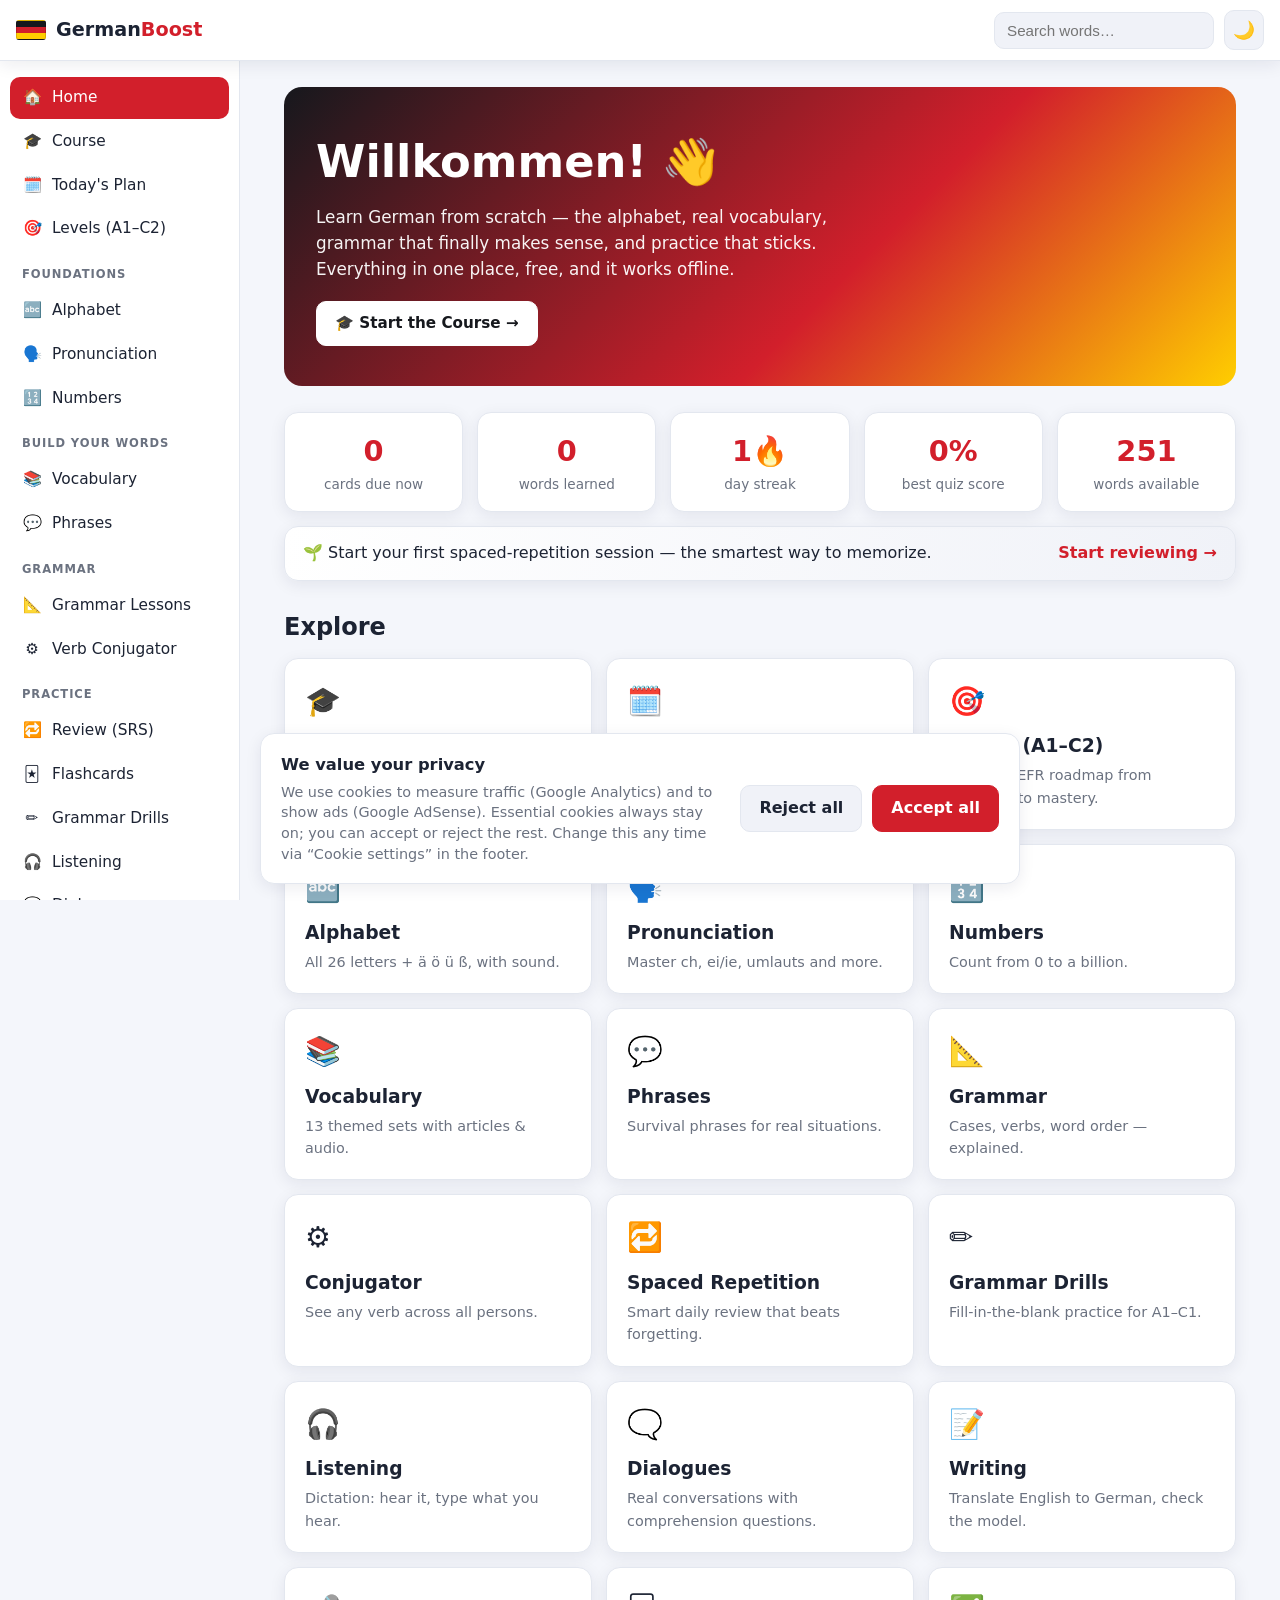
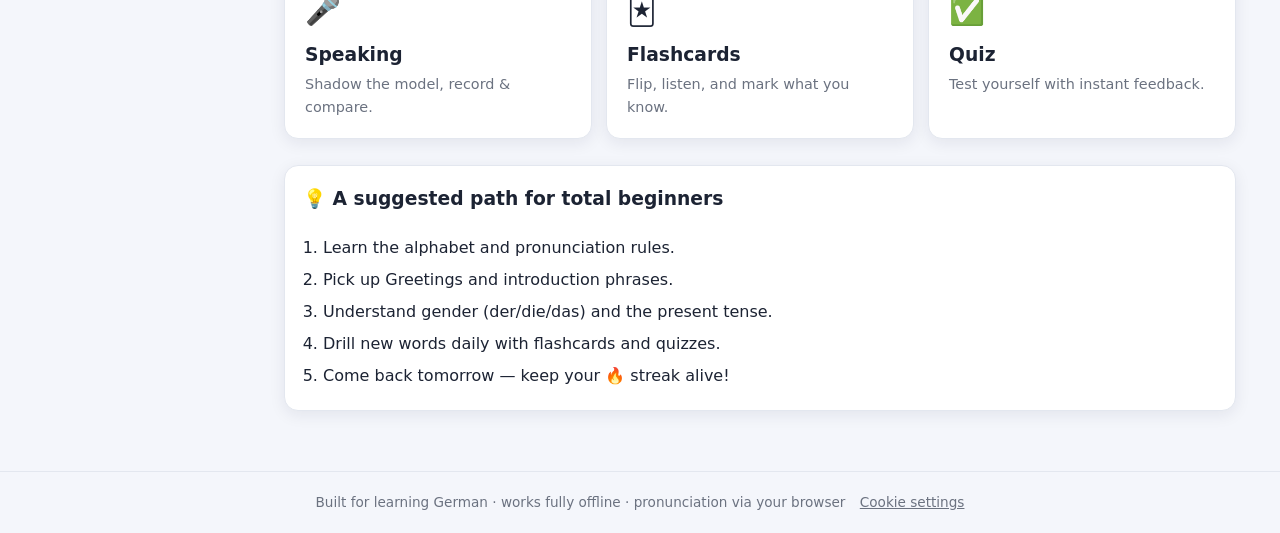
<file: index.html>
<!DOCTYPE html>
<html lang="en">
<head>
  <meta charset="UTF-8" />
  <meta name="viewport" content="width=device-width, initial-scale=1.0" />
  <title>GermanBoost — Learn German Free Online (A1–C2)</title>
  <meta name="description" content="Learn German free with GermanBoost: alphabet, pronunciation, 250+ vocabulary words, 23 grammar lessons, spaced-repetition flashcards, listening, writing, speaking and quizzes across CEFR levels A1 to C2. Works offline." />
  <meta name="keywords" content="learn German, German for beginners, German A1 A2 B1 B2 C1 C2, German vocabulary, German grammar, German flashcards, spaced repetition German, free German course" />
  <meta name="robots" content="index, follow" />
  <link rel="canonical" href="https://germanboost.xyz/" />

  <!-- Open Graph / social -->
  <meta property="og:type" content="website" />
  <meta property="og:site_name" content="GermanBoost" />
  <meta property="og:title" content="GermanBoost — Learn German Free Online (A1–C2)" />
  <meta property="og:description" content="A complete, free German course: vocabulary, grammar, spaced-repetition review, listening, writing and speaking practice from A1 to C2. Works offline." />
  <meta property="og:url" content="https://germanboost.xyz/" />
  <meta property="og:image" content="https://germanboost.xyz/og-image.png" />
  <meta property="og:image:width" content="1200" />
  <meta property="og:image:height" content="630" />
  <meta property="og:locale" content="en_US" />
  <meta name="twitter:card" content="summary_large_image" />
  <meta name="twitter:title" content="GermanBoost — Learn German Free Online (A1–C2)" />
  <meta name="twitter:description" content="A complete, free German course from A1 to C2 — vocabulary, grammar, spaced repetition, listening, writing & speaking. Works offline." />
  <meta name="twitter:image" content="https://germanboost.xyz/og-image.png" />

  <!-- Structured data -->
  <script type="application/ld+json">
  {
    "@context": "https://schema.org",
    "@graph": [
      {
        "@type": "WebSite",
        "name": "GermanBoost",
        "url": "https://germanboost.xyz/",
        "description": "Free online German course covering CEFR levels A1 to C2.",
        "inLanguage": "en"
      },
      {
        "@type": "Course",
        "name": "GermanBoost — Learn German (A1–C2)",
        "description": "A complete, free German course: alphabet, pronunciation, vocabulary, grammar, and practice modes (spaced repetition, flashcards, drills, listening, writing, speaking, quizzes) across CEFR levels A1–C2.",
        "url": "https://germanboost.xyz/",
        "inLanguage": "de",
        "teaches": "German language",
        "isAccessibleForFree": true,
        "provider": { "@type": "Organization", "name": "GermanBoost", "url": "https://germanboost.xyz/" }
      }
    ]
  }
  </script>

  <!-- Google tag (gtag.js) -->
  <script async src="https://www.googletagmanager.com/gtag/js?id=G-RCS1K1WJW6"></script>
  <script>
    window.dataLayer = window.dataLayer || [];
    function gtag(){dataLayer.push(arguments);}
    gtag('js', new Date());

    // Google Consent Mode v2 — default everything to "denied" until the visitor
    // chooses (required for GA4 + AdSense under UK/EU GDPR). Remembers prior choice.
    (function () {
      var choice = null;
      try { choice = localStorage.getItem('dl_consent'); } catch (e) {}
      var g = choice === 'granted' ? 'granted' : 'denied';
      gtag('consent', 'default', {
        ad_storage: g,
        ad_user_data: g,
        ad_personalization: g,
        analytics_storage: g,
        functionality_storage: 'granted',
        security_storage: 'granted',
        wait_for_update: 500
      });
    })();

    gtag('config', 'G-RCS1K1WJW6');
  </script>

  <!-- Google AdSense -->
  <script async src="https://pagead2.googlesyndication.com/pagead/js/adsbygoogle.js?client=ca-pub-8747979755893623"
     crossorigin="anonymous"></script>

  <link rel="stylesheet" href="css/styles.css" />
  <link rel="icon" href="data:image/svg+xml,<svg xmlns='http://www.w3.org/2000/svg' viewBox='0 0 100 100'><text y='.9em' font-size='90'>🇩🇪</text></svg>" />
  <link rel="manifest" href="manifest.json" />
  <link rel="apple-touch-icon" href="icons/icon-192.png" />
  <meta name="theme-color" content="#d21f2b" />
  <meta name="mobile-web-app-capable" content="yes" />
  <meta name="apple-mobile-web-app-capable" content="yes" />
  <meta name="apple-mobile-web-app-title" content="GermanBoost" />
</head>
<body>
  <header class="topbar">
    <button id="menuToggle" class="menu-toggle" aria-label="Toggle menu">☰</button>
    <a href="#/home" class="brand">
      <span class="flag" aria-hidden="true"></span>
      <span>German<strong>Boost</strong></span>
    </a>
    <div class="topbar-right">
      <div class="search-wrap">
        <input id="globalSearch" type="search" placeholder="Search words…" autocomplete="off" />
        <div id="searchResults" class="search-results" hidden></div>
      </div>
      <button id="themeToggle" class="icon-btn" aria-label="Toggle dark mode" title="Toggle theme">🌙</button>
    </div>
  </header>

  <div class="layout">
    <nav id="sidebar" class="sidebar">
      <a href="#/home" data-route="home"><span class="ic">🏠</span> Home</a>
      <a href="#/course" data-route="course"><span class="ic">🎓</span> Course</a>
      <a href="#/today" data-route="today"><span class="ic">🗓️</span> Today's Plan</a>
      <a href="#/levels" data-route="levels"><span class="ic">🎯</span> Levels (A1–C2)</a>
      <div class="nav-group">Foundations</div>
      <a href="#/alphabet" data-route="alphabet"><span class="ic">🔤</span> Alphabet</a>
      <a href="#/pronunciation" data-route="pronunciation"><span class="ic">🗣️</span> Pronunciation</a>
      <a href="#/numbers" data-route="numbers"><span class="ic">🔢</span> Numbers</a>
      <div class="nav-group">Build Your Words</div>
      <a href="#/vocab" data-route="vocab"><span class="ic">📚</span> Vocabulary</a>
      <a href="#/phrases" data-route="phrases"><span class="ic">💬</span> Phrases</a>
      <div class="nav-group">Grammar</div>
      <a href="#/grammar" data-route="grammar"><span class="ic">📐</span> Grammar Lessons</a>
      <a href="#/conjugator" data-route="conjugator"><span class="ic">⚙️</span> Verb Conjugator</a>
      <div class="nav-group">Practice</div>
      <a href="#/review" data-route="review"><span class="ic">🔁</span> Review (SRS)</a>
      <a href="#/flashcards" data-route="flashcards"><span class="ic">🃏</span> Flashcards</a>
      <a href="#/drills" data-route="drills"><span class="ic">✏️</span> Grammar Drills</a>
      <a href="#/listening" data-route="listening"><span class="ic">🎧</span> Listening</a>
      <a href="#/dialogues" data-route="dialogues"><span class="ic">🗨️</span> Dialogues</a>
      <a href="#/writing" data-route="writing"><span class="ic">📝</span> Writing</a>
      <a href="#/speaking" data-route="speaking"><span class="ic">🎤</span> Speaking</a>
      <a href="#/quiz" data-route="quiz"><span class="ic">✅</span> Quiz</a>
      <div class="nav-group">You</div>
      <a href="#/progress" data-route="progress"><span class="ic">📈</span> Progress</a>
    </nav>
    <div id="backdrop" class="backdrop" hidden></div>

    <main id="view" class="view">
      <noscript>
        <h1>GermanBoost — Learn German Free Online (A1–C2)</h1>
        <p>GermanBoost is a complete, free German course covering CEFR levels A1 to C2.
        It includes the alphabet, pronunciation, numbers, 250+ vocabulary words, 23 grammar
        lessons, common phrases, a verb conjugator, and practice modes: spaced-repetition
        review, flashcards, grammar drills, listening dictation, dialogues, writing, speaking,
        and quizzes. It works offline and installs as an app.</p>
        <p>Please enable JavaScript to use the interactive lessons.</p>
      </noscript>
    </main>
  </div>

  <footer class="footer">
    <span>Built for learning German · works fully offline · pronunciation via your browser</span>
    <button type="button" id="cookieSettings" class="link-btn">Cookie settings</button>
  </footer>

  <div id="consentBanner" class="consent" role="dialog" aria-label="Cookie consent" aria-live="polite" hidden>
    <div class="consent-inner">
      <div class="consent-text">
        <strong>We value your privacy</strong>
        <p>We use cookies to measure traffic (Google Analytics) and to show ads (Google AdSense).
        Essential cookies always stay on; you can accept or reject the rest. Change this any time via
        “Cookie settings” in the footer.</p>
      </div>
      <div class="consent-actions">
        <button type="button" id="consentReject" class="btn-consent ghost">Reject all</button>
        <button type="button" id="consentAccept" class="btn-consent primary">Accept all</button>
      </div>
    </div>
  </div>

  <script src="js/data.js"></script>
  <script src="js/course.js"></script>
  <script src="js/app.js"></script>
  <script>
    if ("serviceWorker" in navigator) {
      window.addEventListener("load", function () {
        navigator.serviceWorker.register("sw.js").catch(function () {});
      });
    }
  </script>
  <script>
    // Cookie consent banner, wired to Google Consent Mode v2.
    (function () {
      var KEY = "dl_consent";
      var banner = document.getElementById("consentBanner");
      function stored() { try { return localStorage.getItem(KEY); } catch (e) { return null; } }
      function save(v) { try { localStorage.setItem(KEY, v); } catch (e) {} }
      function apply(granted) {
        if (typeof gtag !== "function") return;
        gtag("consent", "update", {
          ad_storage: granted ? "granted" : "denied",
          ad_user_data: granted ? "granted" : "denied",
          ad_personalization: granted ? "granted" : "denied",
          analytics_storage: granted ? "granted" : "denied"
        });
      }
      function choose(granted) { save(granted ? "granted" : "denied"); apply(granted); banner.hidden = true; }
      document.getElementById("consentAccept").addEventListener("click", function () { choose(true); });
      document.getElementById("consentReject").addEventListener("click", function () { choose(false); });
      document.getElementById("cookieSettings").addEventListener("click", function () { banner.hidden = false; });
      var prior = stored();
      if (!prior) banner.hidden = false;      // first visit → ask
      else apply(prior === "granted");        // re-affirm saved choice this session
    })();
  </script>
  <script>
    // GA4 SPA route tracking. The initial pageview is sent by gtag('config', …);
    // this adds a page_view each time the hash route changes (#/vocab, #/course, …),
    // which gtag does not track automatically on a hash-router SPA.
    window.addEventListener("hashchange", function () {
      if (typeof gtag !== "function") return;
      gtag("event", "page_view", {
        page_title: document.title,
        page_location: location.href,
        page_path: location.pathname + location.search + location.hash
      });
    });
  </script>
</body>
</html>
</file>
<file: css/styles.css>
/* ============================================================
   GermanBoost — styles
   ============================================================ */
:root {
  --bg: #f4f6fb;
  --surface: #ffffff;
  --surface-2: #f0f2f8;
  --text: #1c2333;
  --muted: #6b7280;
  --border: #e3e7ef;
  --primary: #d21f2b;      /* German red */
  --primary-dark: #a5121c;
  --gold: #ffce00;         /* German gold */
  --ink: #16181d;          /* German black */
  --accent: #2563eb;
  --good: #16a34a;
  --bad: #dc2626;
  --shadow: 0 4px 16px rgba(20, 30, 60, 0.08);
  --radius: 14px;
}
:root { color-scheme: light; }
:root[data-theme="dark"] {
  --bg: #0f1218;
  --surface: #171b24;
  --surface-2: #1f2530;
  --text: #e8ebf2;
  --muted: #9aa3b2;
  --border: #2a3140;
  --shadow: 0 4px 20px rgba(0, 0, 0, 0.45);
  color-scheme: dark;
}
:root[data-theme="dark"] .card,
:root[data-theme="dark"] .tile,
:root[data-theme="dark"] .stat { border-color: #2f3746; }
:root[data-theme="dark"] .hero { box-shadow: 0 8px 30px rgba(0, 0, 0, 0.5); }
::selection { background: var(--primary); color: #fff; }

* { box-sizing: border-box; }
[hidden] { display: none !important; }
html, body { margin: 0; padding: 0; }
body {
  font-family: system-ui, -apple-system, "Segoe UI", Roboto, sans-serif;
  background: var(--bg);
  color: var(--text);
  line-height: 1.55;
  -webkit-font-smoothing: antialiased;
}
a { color: inherit; text-decoration: none; }

/* ---------- Top bar ---------- */
.topbar {
  position: sticky; top: 0; z-index: 40;
  display: flex; align-items: center; gap: 14px;
  padding: 10px 16px;
  background: var(--surface);
  border-bottom: 1px solid var(--border);
  box-shadow: var(--shadow);
}
.brand { display: flex; align-items: center; gap: 10px; font-size: 1.2rem; font-weight: 600; }
.brand strong { color: var(--primary); }
.flag {
  width: 30px; height: 20px; border-radius: 3px; overflow: hidden;
  background: linear-gradient(180deg, var(--ink) 0 33.3%, var(--primary) 33.3% 66.6%, var(--gold) 66.6% 100%);
  border: 1px solid rgba(0,0,0,.15);
}
.topbar-right { margin-left: auto; display: flex; align-items: center; gap: 10px; }
.menu-toggle { display: none; }
.menu-toggle, .icon-btn {
  background: var(--surface-2); border: 1px solid var(--border);
  color: var(--text); width: 40px; height: 40px; border-radius: 10px;
  font-size: 1.1rem; cursor: pointer;
}
.menu-toggle:hover, .icon-btn:hover { border-color: var(--primary); }

.search-wrap { position: relative; }
#globalSearch {
  width: 220px; max-width: 44vw; padding: 9px 12px;
  border: 1px solid var(--border); border-radius: 10px;
  background: var(--surface-2); color: var(--text); font-size: .95rem;
}
#globalSearch:focus { outline: none; border-color: var(--primary); }
.search-results {
  position: absolute; top: 46px; right: 0; width: 340px; max-width: 80vw;
  max-height: 60vh; overflow-y: auto;
  background: var(--surface); border: 1px solid var(--border);
  border-radius: 12px; box-shadow: var(--shadow); padding: 6px;
}
.search-results .sr {
  display: flex; justify-content: space-between; gap: 10px;
  padding: 8px 10px; border-radius: 8px; cursor: pointer;
}
.search-results .sr:hover { background: var(--surface-2); }
.search-results .sr .de { font-weight: 600; }
.search-results .sr .en { color: var(--muted); font-size: .9rem; }
.search-results .empty { padding: 12px; color: var(--muted); }

/* ---------- Layout ---------- */
.layout { display: flex; min-height: calc(100vh - 61px); }
.sidebar {
  width: 240px; flex-shrink: 0; padding: 16px 10px 40px;
  background: var(--surface); border-right: 1px solid var(--border);
  position: sticky; top: 61px; height: calc(100vh - 61px); overflow-y: auto;
}
.sidebar a {
  display: flex; align-items: center; gap: 10px;
  padding: 9px 12px; border-radius: 10px; color: var(--text);
  font-size: .96rem; margin-bottom: 2px;
}
.sidebar a .ic { width: 20px; text-align: center; }
.sidebar a:hover { background: var(--surface-2); }
.sidebar a.active { background: var(--primary); color: #fff; }
.nav-group {
  font-size: .72rem; text-transform: uppercase; letter-spacing: .08em;
  color: var(--muted); margin: 16px 12px 6px; font-weight: 700;
}
.backdrop {
  position: fixed; inset: 61px 0 0 0; background: rgba(0,0,0,.4); z-index: 30;
}

.view { flex: 1; padding: 26px clamp(16px, 4vw, 44px) 60px; max-width: 1100px; margin: 0 auto; width: 100%; }

/* ---------- Common ---------- */
.page-head { margin-bottom: 20px; }
.page-head h1 { margin: 0 0 6px; font-size: clamp(1.5rem, 3vw, 2.1rem); }
.page-head p { margin: 0; color: var(--muted); }

.card {
  background: var(--surface); border: 1px solid var(--border);
  border-radius: var(--radius); padding: 18px; box-shadow: var(--shadow);
}
.grid { display: grid; gap: 14px; }
.grid.cols-auto { grid-template-columns: repeat(auto-fill, minmax(220px, 1fr)); }
.grid.cols-3 { grid-template-columns: repeat(auto-fill, minmax(280px, 1fr)); }

.btn {
  display: inline-flex; align-items: center; gap: 8px; justify-content: center;
  padding: 10px 18px; border-radius: 10px; border: 1px solid var(--primary);
  background: var(--primary); color: #fff; font-size: .95rem; font-weight: 600;
  cursor: pointer; transition: transform .06s ease;
}
.btn:hover { background: var(--primary-dark); }
.btn:active { transform: translateY(1px); }
.btn.ghost { background: transparent; color: var(--text); border-color: var(--border); }
.btn.ghost:hover { border-color: var(--primary); background: var(--surface-2); }
.btn.small { padding: 6px 12px; font-size: .85rem; }

.speak {
  border: none; background: var(--surface-2); color: var(--text);
  width: 34px; height: 34px; border-radius: 9px; cursor: pointer; font-size: 1rem;
  flex-shrink: 0;
}
.speak:hover { background: var(--primary); color: #fff; }

.badge {
  display: inline-block; padding: 2px 9px; border-radius: 999px;
  font-size: .72rem; font-weight: 700; text-transform: uppercase; letter-spacing: .03em;
}
.badge.der { background: #dbeafe; color: #1e40af; }
.badge.die { background: #fce7f3; color: #9d174d; }
.badge.das { background: #dcfce7; color: #166534; }
:root[data-theme="dark"] .badge.der { background: #1e3a5f; color: #bfdbfe; }
:root[data-theme="dark"] .badge.die { background: #5b1e3d; color: #fbcfe8; }
:root[data-theme="dark"] .badge.das { background: #14432a; color: #bbf7d0; }

/* ---------- Home ---------- */
.hero {
  background: linear-gradient(135deg, var(--ink), var(--primary) 60%, var(--gold));
  color: #fff; border-radius: 18px; padding: 40px 32px; margin-bottom: 26px;
}
.hero h1 { margin: 0 0 8px; font-size: clamp(1.8rem, 4vw, 2.8rem); }
.hero p { margin: 0 0 18px; font-size: 1.05rem; opacity: .95; max-width: 560px; }
.hero .btn { background: #fff; color: var(--ink); border-color: #fff; }
.hero .btn:hover { background: #f0f0f0; }

.tile {
  display: block; padding: 20px; border-radius: var(--radius);
  background: var(--surface); border: 1px solid var(--border);
  box-shadow: var(--shadow); transition: transform .1s ease, border-color .1s ease;
}
.tile:hover { transform: translateY(-3px); border-color: var(--primary); }
.tile .em { font-size: 1.8rem; }
.tile h3 { margin: 8px 0 4px; }
.tile p { margin: 0; color: var(--muted); font-size: .9rem; }

.stat-row { display: flex; gap: 14px; flex-wrap: wrap; margin-top: 8px; }
.stat {
  flex: 1; min-width: 130px; background: var(--surface); border: 1px solid var(--border);
  border-radius: var(--radius); padding: 16px; text-align: center; box-shadow: var(--shadow);
}
.stat .n { font-size: 1.8rem; font-weight: 800; color: var(--primary); }
.stat .l { color: var(--muted); font-size: .85rem; }

/* ---------- Tables & lists ---------- */
table.g-table, table.data-table {
  width: 100%; border-collapse: collapse; margin: 10px 0; font-size: .93rem;
}
table.g-table th, table.g-table td,
table.data-table th, table.data-table td {
  border: 1px solid var(--border); padding: 8px 10px; text-align: left;
}
table.g-table th, table.data-table th { background: var(--surface-2); font-weight: 700; }
.table-scroll { overflow-x: auto; }

.word-row {
  display: flex; align-items: center; gap: 12px; padding: 10px 12px;
  border-bottom: 1px solid var(--border);
}
.word-row:last-child { border-bottom: none; }
.word-row .de { font-weight: 600; }
.word-row .en { color: var(--muted); }
.word-row .grow { flex: 1; }

.chips { display: flex; gap: 8px; flex-wrap: wrap; margin-bottom: 18px; }
.chip {
  padding: 8px 14px; border-radius: 999px; border: 1px solid var(--border);
  background: var(--surface); cursor: pointer; font-size: .9rem; font-weight: 500;
}
.chip:hover { border-color: var(--primary); }
.chip.active { background: var(--primary); color: #fff; border-color: var(--primary); }

.chips-levels { margin-bottom: 10px; }
.chips-levels .chip { min-width: 46px; text-align: center; font-weight: 700; }
.cat-lvl {
  display: inline-block; min-width: 22px; padding: 1px 6px; border-radius: 6px;
  color: #fff; font-size: .68rem; font-weight: 800; vertical-align: middle;
}
.chip.active .cat-lvl { background: rgba(255,255,255,.28) !important; }

.alpha-grid { display: grid; grid-template-columns: repeat(auto-fill, minmax(120px, 1fr)); gap: 12px; }
.alpha-card {
  background: var(--surface); border: 1px solid var(--border); border-radius: 12px;
  padding: 14px; text-align: center; cursor: pointer; box-shadow: var(--shadow);
}
.alpha-card:hover { border-color: var(--primary); }
.alpha-card .big { font-size: 1.6rem; font-weight: 700; }
.alpha-card .say { color: var(--primary); font-size: .85rem; }
.alpha-card .ex { color: var(--muted); font-size: .8rem; margin-top: 4px; }

/* ---------- Flashcards ---------- */
.fc-stage { display: flex; flex-direction: column; align-items: center; gap: 18px; }
.flashcard {
  width: min(460px, 92vw); height: 260px; perspective: 1200px; cursor: pointer;
}
.flashcard-inner {
  position: relative; width: 100%; height: 100%; text-align: center;
  transition: transform .5s; transform-style: preserve-3d;
}
.flashcard.flipped .flashcard-inner { transform: rotateY(180deg); }
.fc-face {
  position: absolute; inset: 0; backface-visibility: hidden;
  display: flex; flex-direction: column; align-items: center; justify-content: center;
  gap: 12px; border-radius: 18px; border: 1px solid var(--border);
  background: var(--surface); box-shadow: var(--shadow); padding: 20px;
}
.fc-face .word { font-size: 2rem; font-weight: 700; }
.fc-face .hint { color: var(--muted); font-size: .85rem; }
.fc-back { transform: rotateY(180deg); background: var(--surface-2); }
.fc-controls { display: flex; gap: 10px; flex-wrap: wrap; justify-content: center; }
.fc-progress { color: var(--muted); font-size: .9rem; }

/* ---------- Quiz ---------- */
.quiz-q { font-size: 1.3rem; font-weight: 700; margin: 8px 0 18px; }
.quiz-options { display: grid; gap: 10px; }
.quiz-opt {
  padding: 14px 16px; border: 1px solid var(--border); border-radius: 12px;
  background: var(--surface); cursor: pointer; text-align: left; font-size: 1rem;
  color: var(--text);
}
.quiz-opt:hover:not(:disabled) { border-color: var(--primary); }
.quiz-opt.correct { background: #dcfce7; border-color: var(--good); color: #14532d; }
.quiz-opt.wrong { background: #fee2e2; border-color: var(--bad); color: #7f1d1d; }
:root[data-theme="dark"] .quiz-opt.correct { background: #14432a; color: #bbf7d0; }
:root[data-theme="dark"] .quiz-opt.wrong { background: #4a1414; color: #fecaca; }
.quiz-bar { height: 8px; background: var(--surface-2); border-radius: 999px; overflow: hidden; margin-bottom: 20px; }
.quiz-bar > span { display: block; height: 100%; background: var(--primary); transition: width .3s; }
.quiz-feedback { margin-top: 16px; font-weight: 600; min-height: 24px; }

/* ---------- Spaced Repetition ---------- */
.srs-controls {
  display: flex; gap: 16px; flex-wrap: wrap; align-items: center;
  margin-bottom: 18px; padding: 12px 14px; background: var(--surface);
  border: 1px solid var(--border); border-radius: var(--radius);
}
.srs-controls label { display: flex; align-items: center; gap: 8px; font-size: .9rem; color: var(--muted); }
.srs-controls select {
  padding: 8px 10px; border-radius: 9px; border: 1px solid var(--border);
  background: var(--surface-2); color: var(--text); font-size: .95rem;
}
.srs-dir { display: flex; gap: 6px; flex-wrap: wrap; }
.srs-dir .chip { padding: 6px 11px; font-size: .82rem; }

/* live due badge on the sidebar */
.nav-badge {
  margin-left: auto; background: var(--primary); color: #fff;
  font-size: .72rem; font-weight: 700; min-width: 20px; height: 20px;
  padding: 0 6px; border-radius: 999px; display: inline-flex;
  align-items: center; justify-content: center;
}
.sidebar a.active .nav-badge { background: #fff; color: var(--primary); }

/* home nudge banner */
.nudge {
  display: flex; align-items: center; justify-content: space-between; gap: 16px;
  margin-top: 14px; padding: 14px 18px; border-radius: var(--radius);
  background: linear-gradient(100deg, var(--surface), var(--surface-2));
  border: 1px solid var(--border); box-shadow: var(--shadow); color: var(--text);
}
a.nudge:hover { border-color: var(--primary); }
.nudge-cta { color: var(--primary); font-weight: 700; white-space: nowrap; }
.nudge-done { justify-content: flex-start; color: var(--muted); }

.srs-card { text-align: center; }
.srs-hint { color: var(--muted); font-size: .85rem; }
.srs-word {
  font-size: 2rem; font-weight: 700; margin: 14px 0;
  display: flex; gap: 10px; justify-content: center; align-items: center; flex-wrap: wrap;
}
.srs-sep { border: none; border-top: 1px solid var(--border); margin: 16px 0; }
.srs-answer { font-size: 1.5rem; font-weight: 700; color: var(--primary); }
.srs-info { color: var(--muted); margin-top: 6px; }
.srs-meta { text-align: center; color: var(--muted); font-size: .9rem; margin-bottom: 10px; }
.srs-ratings { display: grid; grid-template-columns: repeat(4, 1fr); gap: 10px; margin-top: 18px; }
.srs-ratings .btn { flex-direction: column; gap: 2px; padding: 12px 6px; border: none; }
.srs-ratings .btn span { font-size: .72rem; font-weight: 500; opacity: .9; }
.srs-again { background: #dc2626; } .srs-again:hover { background: #b91c1c; }
.srs-hard  { background: #f59e0b; } .srs-hard:hover  { background: #d97706; }
.srs-good  { background: #16a34a; } .srs-good:hover  { background: #15803d; }
.srs-easy  { background: #2563eb; } .srs-easy:hover  { background: #1d4ed8; }
@media (max-width: 520px) { .srs-ratings { grid-template-columns: repeat(2, 1fr); } }

/* ---------- Conjugator ---------- */
.conj-controls { display: flex; gap: 10px; flex-wrap: wrap; align-items: center; margin-bottom: 18px; }
.conj-controls select {
  padding: 10px 12px; border-radius: 10px; border: 1px solid var(--border);
  background: var(--surface-2); color: var(--text); font-size: 1rem;
}

/* ---------- Course ---------- */
.course-progress { margin-bottom: 16px; }
.course-card {
  display: flex; align-items: center; gap: 14px; text-align: left;
  width: 100%; cursor: pointer; font: inherit; color: inherit;
}
.course-num {
  flex-shrink: 0; width: 42px; height: 42px; border-radius: 50%;
  background: var(--surface-2); color: var(--primary); font-weight: 800;
  display: flex; align-items: center; justify-content: center; font-size: 1.1rem;
  border: 2px solid var(--border);
}
.course-card.done .course-num { background: var(--good); color: #fff; border-color: var(--good); }
.lesson-head { margin-bottom: 8px; }
.lesson-sec { margin: 22px 0; }
.lesson-sec h3 { margin: 0 0 10px; padding-bottom: 6px; border-bottom: 2px solid var(--border); }
.lesson-intro {
  background: var(--surface-2); border-left: 4px solid var(--primary);
  border-radius: 10px; padding: 4px 16px;
}
.lesson-body p { margin: 10px 0; }
.lesson-body table { margin: 10px 0; }

/* ---------- Today's Plan ---------- */
.plan-hero { display: flex; align-items: center; gap: 22px; flex-wrap: wrap; }
.plan-ring { flex-shrink: 0; }
.plan-item {
  display: flex; align-items: center; gap: 14px; padding: 12px 4px;
  border-bottom: 1px solid var(--border);
}
.plan-item:last-child { border-bottom: none; }
.plan-check {
  width: 30px; height: 30px; flex-shrink: 0; border-radius: 8px;
  border: 2px solid var(--border); background: var(--surface); color: #fff;
  cursor: pointer; font-weight: 800; font-size: 1rem; line-height: 1;
}
.plan-check:hover:not(:disabled) { border-color: var(--primary); }
.plan-item.done .plan-check { background: var(--good); border-color: var(--good); }
.plan-item.done .plan-title { text-decoration: line-through; color: var(--muted); }
.plan-title { font-weight: 600; }
.plan-sub { font-size: .84rem; color: var(--muted); }

/* ---------- Listening ---------- */
.listen-big { margin: 10px 0 4px; }
.listen-play { font-size: 1.05rem; padding: 14px 26px; }

/* ---------- Dialogues ---------- */
.dia-line {
  display: flex; gap: 12px; padding: 10px; border-radius: 10px;
  border-bottom: 1px solid var(--border); transition: background .2s;
}
.dia-line:last-child { border-bottom: none; }
.dia-line.speaking { background: var(--surface-2); box-shadow: inset 3px 0 0 var(--primary); }
.dia-speaker { flex-shrink: 0; width: 96px; font-weight: 700; color: var(--primary); font-size: .9rem; }
.dia-de { font-weight: 500; }
.dia-en { color: var(--muted); font-size: .88rem; margin-top: 2px; display: none; }
.dia-lines.show-en .dia-en { display: block; }
.dia-q { margin-bottom: 16px; }

/* ---------- Writing & Speaking ---------- */
.write-prompt { font-size: 1.3rem; font-weight: 700; margin: 8px 0; }
.speak-de {
  font-size: clamp(1.3rem, 3vw, 1.8rem); font-weight: 700; margin: 8px 0 4px;
  color: var(--primary);
}
.recording {
  animation: recpulse 1s infinite; border-color: var(--bad) !important; color: var(--bad) !important;
}
@keyframes recpulse { 0%,100% { opacity: 1; } 50% { opacity: .5; } }

/* ---------- Grammar Drills ---------- */
.drill-tile { cursor: pointer; text-align: left; font: inherit; color: inherit; width: 100%; }
.drill-item { padding: 12px 0; border-bottom: 1px solid var(--border); }
.drill-item:last-of-type { border-bottom: none; }
.drill-q { font-size: 1.02rem; margin-bottom: 8px; }
.drill-blank { color: var(--primary); font-weight: 700; letter-spacing: 1px; }
.drill-row { display: flex; align-items: center; gap: 10px; flex-wrap: wrap; }
.drill-input {
  padding: 9px 12px; border: 1px solid var(--border); border-radius: 9px;
  background: var(--surface-2); color: var(--text); font-size: 1rem; min-width: 200px;
}
.drill-input:focus { outline: none; border-color: var(--primary); }
.drill-input.ok { border-color: var(--good); background: rgba(22,163,74,.10); }
.drill-input.bad { border-color: var(--bad); background: rgba(220,38,38,.10); }
.drill-fb { font-weight: 700; }
.drill-fb.ok { color: var(--good); }
.drill-fb.bad { color: var(--bad); }
.drill-hint { display: inline-block; margin-top: 6px; font-size: .85rem; color: var(--muted); }
.drill-en { margin-top: 4px; font-size: .85rem; color: var(--muted); font-style: italic; }
.drill-actions { display: flex; gap: 10px; align-items: center; flex-wrap: wrap; margin-top: 16px; }
.drill-score { font-weight: 700; }

/* ---------- Accordion (grammar) ---------- */
.acc-item { border: 1px solid var(--border); border-radius: 12px; margin-bottom: 12px; overflow: hidden; background: var(--surface); }
.acc-head {
  padding: 15px 18px; font-weight: 600; cursor: pointer; display: flex;
  justify-content: space-between; align-items: center; font-size: 1.05rem;
}
.acc-head:hover { background: var(--surface-2); }
.acc-body { padding: 0 18px; max-height: 0; overflow: hidden; transition: max-height .3s ease, padding .3s ease; }
.acc-item.open .acc-body { padding: 4px 18px 18px; max-height: 1400px; }
.acc-item.open .acc-head .caret { transform: rotate(90deg); }
.acc-head .caret { transition: transform .2s; color: var(--primary); }
.acc-body p { margin: 10px 0; }

/* ---------- CEFR Levels ---------- */
.lv-ladder {
  display: flex; align-items: center; gap: 8px; flex-wrap: wrap;
  margin-bottom: 22px; padding: 16px; background: var(--surface);
  border: 1px solid var(--border); border-radius: var(--radius); box-shadow: var(--shadow);
}
.lv-rung {
  width: 46px; height: 46px; border-radius: 12px; color: #fff; font-weight: 800;
  display: flex; align-items: center; justify-content: center; font-size: 1rem;
  box-shadow: 0 2px 6px rgba(0,0,0,.2);
}
.lv-rung:hover { transform: translateY(-2px); }
.lv-arrow { color: var(--muted); font-weight: 700; }
.lv-chip {
  display: inline-flex; align-items: center; justify-content: center;
  min-width: 34px; height: 24px; padding: 0 8px; margin-right: 10px;
  border-radius: 7px; color: #fff; font-weight: 800; font-size: .8rem;
}
.lv-band { color: var(--muted); font-weight: 500; font-size: .9rem; }
.lv-item .acc-body h4 { margin: 16px 0 6px; }
.lv-item .acc-body ul { margin: 6px 0; padding-left: 20px; line-height: 1.7; }
.lv-links { display: flex; gap: 8px; flex-wrap: wrap; margin: 6px 0; }
.lv-link {
  color: var(--accent); font-weight: 600; text-decoration: none;
  border-bottom: 1px dashed var(--accent);
}
.lv-links .lv-link {
  border: 1px solid var(--border); border-bottom: 1px solid var(--border);
  padding: 5px 11px; border-radius: 999px; font-size: .85rem; color: var(--text);
}
.lv-links .lv-link:hover { border-color: var(--primary); color: var(--primary); }
.lv-tip {
  margin-top: 14px; padding: 12px 14px; background: var(--surface-2);
  border-radius: 10px; font-size: .92rem;
}

/* ---------- Footer ---------- */
.footer { text-align: center; padding: 20px; color: var(--muted); font-size: .85rem; border-top: 1px solid var(--border); }

/* ---------- Responsive ---------- */
@media (max-width: 820px) {
  .menu-toggle { display: inline-block; }
  .sidebar {
    position: fixed; top: 61px; left: 0; z-index: 35; height: calc(100vh - 61px);
    transform: translateX(-100%); transition: transform .25s ease;
  }
  .sidebar.open { transform: translateX(0); }
  #globalSearch { width: 130px; }
}
@media (max-width: 480px) {
  .brand span:last-child { display: none; }
}

/* Cookie consent banner */
.consent {
  position: fixed;
  left: 16px;
  right: 16px;
  bottom: 16px;
  z-index: 1000;
  max-width: 760px;
  margin: 0 auto;
  padding: 18px 20px;
  background: var(--surface);
  color: var(--text);
  border: 1px solid var(--border);
  border-radius: var(--radius);
  box-shadow: var(--shadow);
}
.consent[hidden] { display: none; }
.consent-inner {
  display: flex;
  gap: 20px;
  align-items: center;
  flex-wrap: wrap;
}
.consent-text { flex: 1 1 320px; min-width: 240px; }
.consent-text strong { display: block; font-size: 1.02rem; margin-bottom: 4px; }
.consent-text p { margin: 0; color: var(--muted); font-size: 0.9rem; line-height: 1.45; }
.consent-actions { display: flex; gap: 10px; flex: 0 0 auto; }
.btn-consent {
  font: inherit;
  font-weight: 600;
  cursor: pointer;
  border-radius: 10px;
  padding: 10px 18px;
  border: 1px solid var(--border);
  transition: filter 0.15s, background 0.15s;
}
.btn-consent.primary { background: var(--primary); color: #fff; border-color: var(--primary); }
.btn-consent.primary:hover { filter: brightness(1.06); }
.btn-consent.ghost { background: var(--surface-2); color: var(--text); }
.btn-consent.ghost:hover { background: var(--border); }
.btn-consent:focus-visible { outline: 2px solid var(--accent); outline-offset: 2px; }
.link-btn {
  background: none;
  border: none;
  padding: 0;
  margin-left: 10px;
  color: var(--muted);
  font: inherit;
  text-decoration: underline;
  cursor: pointer;
}
.link-btn:hover { color: var(--text); }
.link-btn:focus-visible { outline: 2px solid var(--accent); outline-offset: 2px; }
@media (max-width: 520px) {
  .consent-actions { width: 100%; }
  .btn-consent { flex: 1; }
}
</file>
